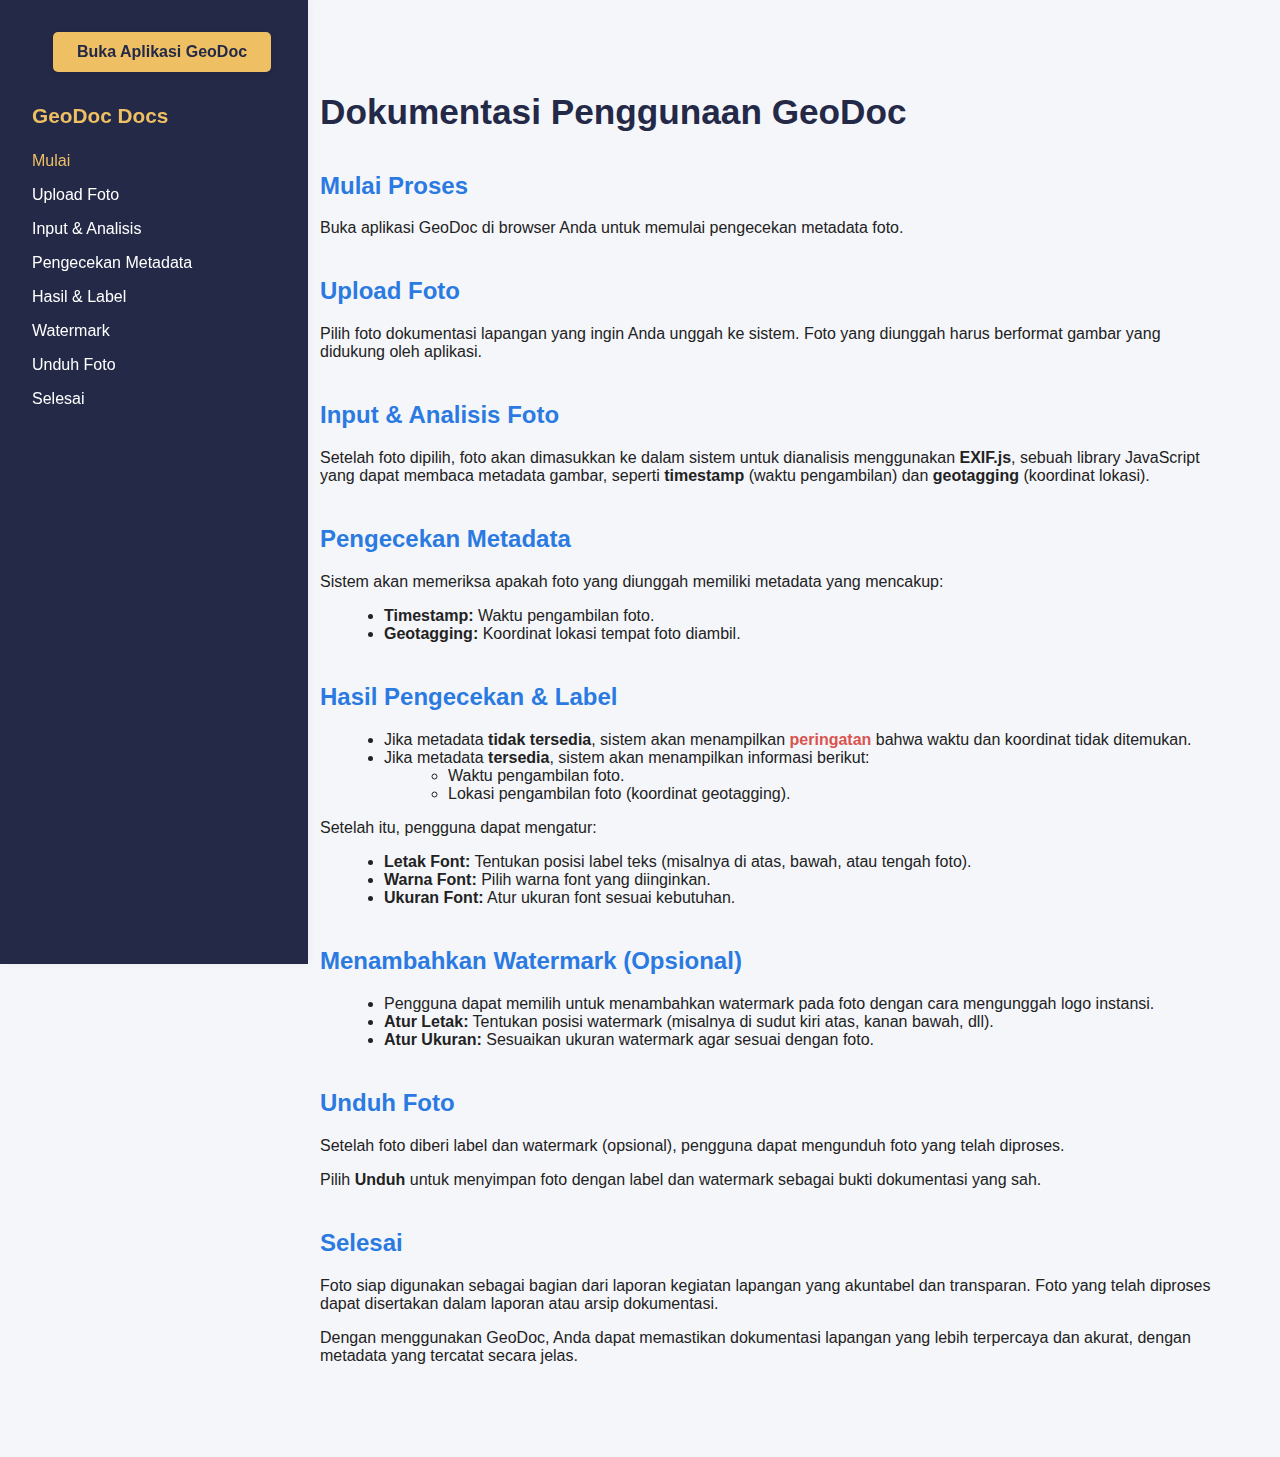
<file: petunjuk.html>
<!DOCTYPE html>
<html lang="id">
<head>
    <meta charset="UTF-8">
    <meta name="viewport" content="width=device-width, initial-scale=1.0">
    <title>Dokumentasi GeoDoc</title>
    <link rel="stylesheet" href="styles/main.css">
    <style>
        body {
            margin: 0;
            font-family: 'Segoe UI', Arial, sans-serif;
            background: #f5f6fa;
            color: #222;
        }
        .docs-layout {
            display: flex;
            min-height: 100vh;
        }
        .sidebar {
            width: 260px;
            background: #232946;
            color: #fff;
            padding: 2rem 1rem 2rem 2rem;
            box-shadow: 2px 0 8px rgba(0,0,0,0.04);
            position: fixed;
            height: 100vh;
            top: 0;
            left: 0;
            z-index: 10;
        }
        .sidebar h2 {
            color: #eebf63;
            font-size: 1.3rem;
            margin-bottom: 1.5rem;
        }
        .sidebar nav ul {
            list-style: none;
            padding: 0;
        }
        .sidebar nav ul li {
            margin-bottom: 1rem;
        }
        .sidebar nav ul li a {
            color: #fff;
            text-decoration: none;
            font-size: 1rem;
            transition: color 0.2s;
        }
        .sidebar nav ul li a:hover, .sidebar nav ul li a.active {
            color: #eebf63;
        }
        .main-content {
            margin-left: 260px;
            padding: 3rem 2rem 2rem 2rem;
            max-width: 900px;
            width: 100%;
        }
        .main-content h1 {
            color: #232946;
            font-size: 2.2rem;
            margin-bottom: 1.5rem;
        }
        .main-content h2 {
            color: #2a7ae2;
            margin-top: 2.5rem;
        }
        .main-content ul, .main-content ol {
            margin-left: 1.5rem;
        }
        .main-content .important {
            color: #d9534f;
            font-weight: bold;
        }
        .main-content .section {
            margin-bottom: 2.5rem;
        }
        @media (max-width: 900px) {
            .sidebar { display: none; }
            .main-content { margin-left: 0; padding: 1.5rem; }
        }
    </style>
</head>
<body>
    <div class="docs-layout">
        <aside class="sidebar">
            <a href="index.html" style="display:block;text-align:center;margin-bottom:2rem;text-decoration:none;">
                <button style="background:#eebf63;color:#232946;border:none;padding:0.7rem 1.5rem;border-radius:5px;font-size:1rem;cursor:pointer;font-weight:bold;box-shadow:0 2px 6px rgba(0,0,0,0.07);transition:background 0.2s;">Buka Aplikasi GeoDoc</button>
            </a>
            <h2>GeoDoc Docs</h2>
            <nav>
                <ul>
                    <li><a href="#mulai" class="active">Mulai</a></li>
                    <li><a href="#upload">Upload Foto</a></li>
                    <li><a href="#input">Input & Analisis</a></li>
                    <li><a href="#cek-metadata">Pengecekan Metadata</a></li>
                    <li><a href="#hasil">Hasil & Label</a></li>
                    <li><a href="#watermark">Watermark</a></li>
                    <li><a href="#unduh">Unduh Foto</a></li>
                    <li><a href="#selesai">Selesai</a></li>
                </ul>
            </nav>
        </aside>
        <main class="main-content">
            <h1>Dokumentasi Penggunaan GeoDoc</h1>
            <div class="section" id="mulai">
                <h2>Mulai Proses</h2>
                <p>Buka aplikasi GeoDoc di browser Anda untuk memulai pengecekan metadata foto.</p>
            </div>
            <div class="section" id="upload">
                <h2>Upload Foto</h2>
                <p>Pilih foto dokumentasi lapangan yang ingin Anda unggah ke sistem. Foto yang diunggah harus berformat gambar yang didukung oleh aplikasi.</p>
            </div>
            <div class="section" id="input">
                <h2>Input & Analisis Foto</h2>
                <p>Setelah foto dipilih, foto akan dimasukkan ke dalam sistem untuk dianalisis menggunakan <b>EXIF.js</b>, sebuah library JavaScript yang dapat membaca metadata gambar, seperti <b>timestamp</b> (waktu pengambilan) dan <b>geotagging</b> (koordinat lokasi).</p>
            </div>
            <div class="section" id="cek-metadata">
                <h2>Pengecekan Metadata</h2>
                <p>Sistem akan memeriksa apakah foto yang diunggah memiliki metadata yang mencakup:</p>
                <ul>
                    <li><b>Timestamp:</b> Waktu pengambilan foto.</li>
                    <li><b>Geotagging:</b> Koordinat lokasi tempat foto diambil.</li>
                </ul>
            </div>
            <div class="section" id="hasil">
                <h2>Hasil Pengecekan & Label</h2>
                <ul>
                    <li>Jika metadata <b>tidak tersedia</b>, sistem akan menampilkan <span class="important">peringatan</span> bahwa waktu dan koordinat tidak ditemukan.</li>
                    <li>Jika metadata <b>tersedia</b>, sistem akan menampilkan informasi berikut:
                        <ul>
                            <li>Waktu pengambilan foto.</li>
                            <li>Lokasi pengambilan foto (koordinat geotagging).</li>
                        </ul>
                    </li>
                </ul>
                <p>Setelah itu, pengguna dapat mengatur:</p>
                <ul>
                    <li><b>Letak Font:</b> Tentukan posisi label teks (misalnya di atas, bawah, atau tengah foto).</li>
                    <li><b>Warna Font:</b> Pilih warna font yang diinginkan.</li>
                    <li><b>Ukuran Font:</b> Atur ukuran font sesuai kebutuhan.</li>
                </ul>
            </div>
            <div class="section" id="watermark">
                <h2>Menambahkan Watermark (Opsional)</h2>
                <ul>
                    <li>Pengguna dapat memilih untuk menambahkan watermark pada foto dengan cara mengunggah logo instansi.</li>
                    <li><b>Atur Letak:</b> Tentukan posisi watermark (misalnya di sudut kiri atas, kanan bawah, dll).</li>
                    <li><b>Atur Ukuran:</b> Sesuaikan ukuran watermark agar sesuai dengan foto.</li>
                </ul>
            </div>
            <div class="section" id="unduh">
                <h2>Unduh Foto</h2>
                <p>Setelah foto diberi label dan watermark (opsional), pengguna dapat mengunduh foto yang telah diproses.</p>
                <p>Pilih <b>Unduh</b> untuk menyimpan foto dengan label dan watermark sebagai bukti dokumentasi yang sah.</p>
            </div>
            <div class="section" id="selesai">
                <h2>Selesai</h2>
                <p>Foto siap digunakan sebagai bagian dari laporan kegiatan lapangan yang akuntabel dan transparan. Foto yang telah diproses dapat disertakan dalam laporan atau arsip dokumentasi.</p>
                <p>Dengan menggunakan GeoDoc, Anda dapat memastikan dokumentasi lapangan yang lebih terpercaya dan akurat, dengan metadata yang tercatat secara jelas.</p>
            </div>
        </main>
    </div>
</body>
</html>
</file>
<file: styles/main.css>
body {
    font-family: 'Inter', 'Segoe UI', Arial, sans-serif;
    background-color: #f4f4f4;
    margin: 0;
    padding: 20px;
    display: flex;
    flex-direction: column;
    align-items: center;
}

h2 {
    color: #333;
}

input[type="file"] {
    margin: 20px 0;
    padding: 10px;
    border: 2px solid #007bff;
    border-radius: 5px;
    background-color: #fff;
    transition: border-color 0.3s;
}

input[type="file"]:hover {
    border-color: #0056b3;
}

canvas {
    display: none;
}

img {
    max-width: 100%;
    margin-top: 10px;
    border: 2px solid #007bff;
    border-radius: 5px;
    transition: transform 0.3s;
}

img:hover {
    transform: scale(1.05);
}

#downloadBtn {
    margin-top: 10px;
    display: none;
    padding: 10px 20px;
    background-color: #007bff;
    color: white;
    border: none;
    border-radius: 5px;
    cursor: pointer;
    transition: background-color 0.3s;
}

#downloadBtn:hover {
    background-color: #0056b3;
}

/* Custom fallback and tweaks for extra polish */
body {
  font-family: 'Inter', 'Segoe UI', Arial, sans-serif;
}

.upload-input::-webkit-file-upload-button {
  background: #2563eb;
  color: #fff;
  border: none;
  padding: 0.5em 1.2em;
  border-radius: 0.5em;
  cursor: pointer;
  transition: background 0.2s;
  font-weight: 500;
}
.upload-input::-webkit-file-upload-button:hover {
  background: #1d4ed8;
}

.upload-input::file-selector-button {
  background: #2563eb;
  color: #fff;
  border: none;
  padding: 0.5em 1.2em;
  border-radius: 0.5em;
  cursor: pointer;
  transition: background 0.2s;
  font-weight: 500;
}
.upload-input::file-selector-button:hover {
  background: #1d4ed8;
}

.result-image {
  max-width: 100vw;
  width: 100%;
  height: auto;
  display: block;
  margin: 0 auto;
  object-fit: contain;
}

.download-btn {
  text-decoration: none;
}

@media (max-width: 600px) {
  body {
    padding: 5px;
  }

  h2 {
    font-size: 1.2em;
  }

  #downloadBtn {
    width: 100%;
  }

  .container {
    padding: 0.5rem !important;
    margin-top: 0.5rem !important;
    margin-bottom: 0.5rem !important;
    border-radius: 0.5rem !important;
  }

  #sticky-settings, #settingsPanel {
    padding: 0.5rem !important;
    border-radius: 0 !important;
    box-shadow: none !important;
  }

  #settingsPanel .grid {
    grid-template-columns: 1fr !important;
    gap: 0.5rem !important;
  }

  #settingsPanel label, #settingsPanel select, #settingsPanel input {
    font-size: 0.85em !important;
  }

  #settingsPanel .mb-3, #settingsPanel .mb-2 {
    margin-bottom: 0.5rem !important;
  }

  #settingsPanel .text-xs {
    font-size: 0.75em !important;
  }
}
}

@media (max-width: 640px) {
  .container {
    padding: 1rem !important;
    margin-top: 1rem !important;
    margin-bottom: 1rem !important;
  }
  h1 {
    font-size: 1.25rem !important;
  }
  .footer {
    font-size: 0.9rem;
    padding: 0.5rem 0;
  }
</file>
